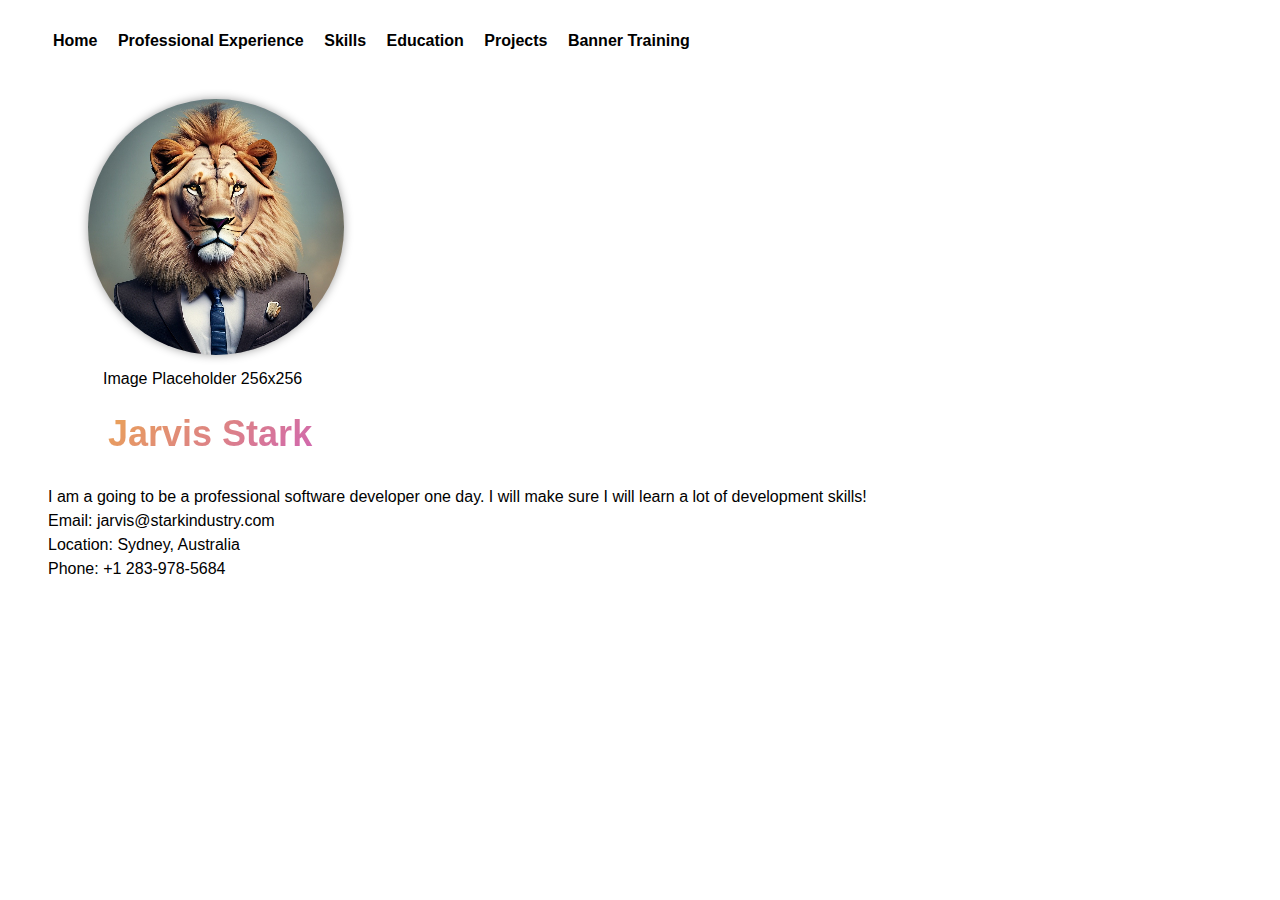
<file: index.html>
<!DOCTYPE html>
<html lang="en">

<head>
    <meta charset="UTF-8">
    <link rel="stylesheet" href="styles.css" />
    <title>Home</title>

</head>

<body>
    <nav class="navigation-menu">
        <ul>
            <li><a href="index.html">Home</a></li>
            <li><a href="Professional-Experience.html">Professional Experience</a></li>
            <li><a href="Skills.html">Skills</a></li>
            <li><a href="Education.html">Education</a></li>
            <li><a href="Projects.html">Projects</a></li>
            <li><a href="Banner.html">Banner Training</a></li>
        </ul>
    </nav>
    <main>
        <section>
            <figure>
                <img class="profilePicture" src="asset/profile pics.jpeg" alt="Image Placeholder 256x256">
                <figcaption>Image Placeholder 256x256</figcaption>
            </figure>
        </section>
        <Section>
            <h1 id="username" class="gradient-text">Jarvis Stark</h1>
            <p>
                I am a going to be a professional software developer one day. I will make sure I will learn a lot of
                development skills!
                <br>
                Email: <a href="mailto:jarvis@starkindustry.com">jarvis@starkindustry.com</a>
                <br>
                Location: <a href="https://g.co/kgs/dPizd1">Sydney, Australia</a>
                <br>
                Phone: <a href="tel:12839785684">+1 283-978-5684</a>
            </p>
        </Section>


    </main>

</body>

</html>
</file>
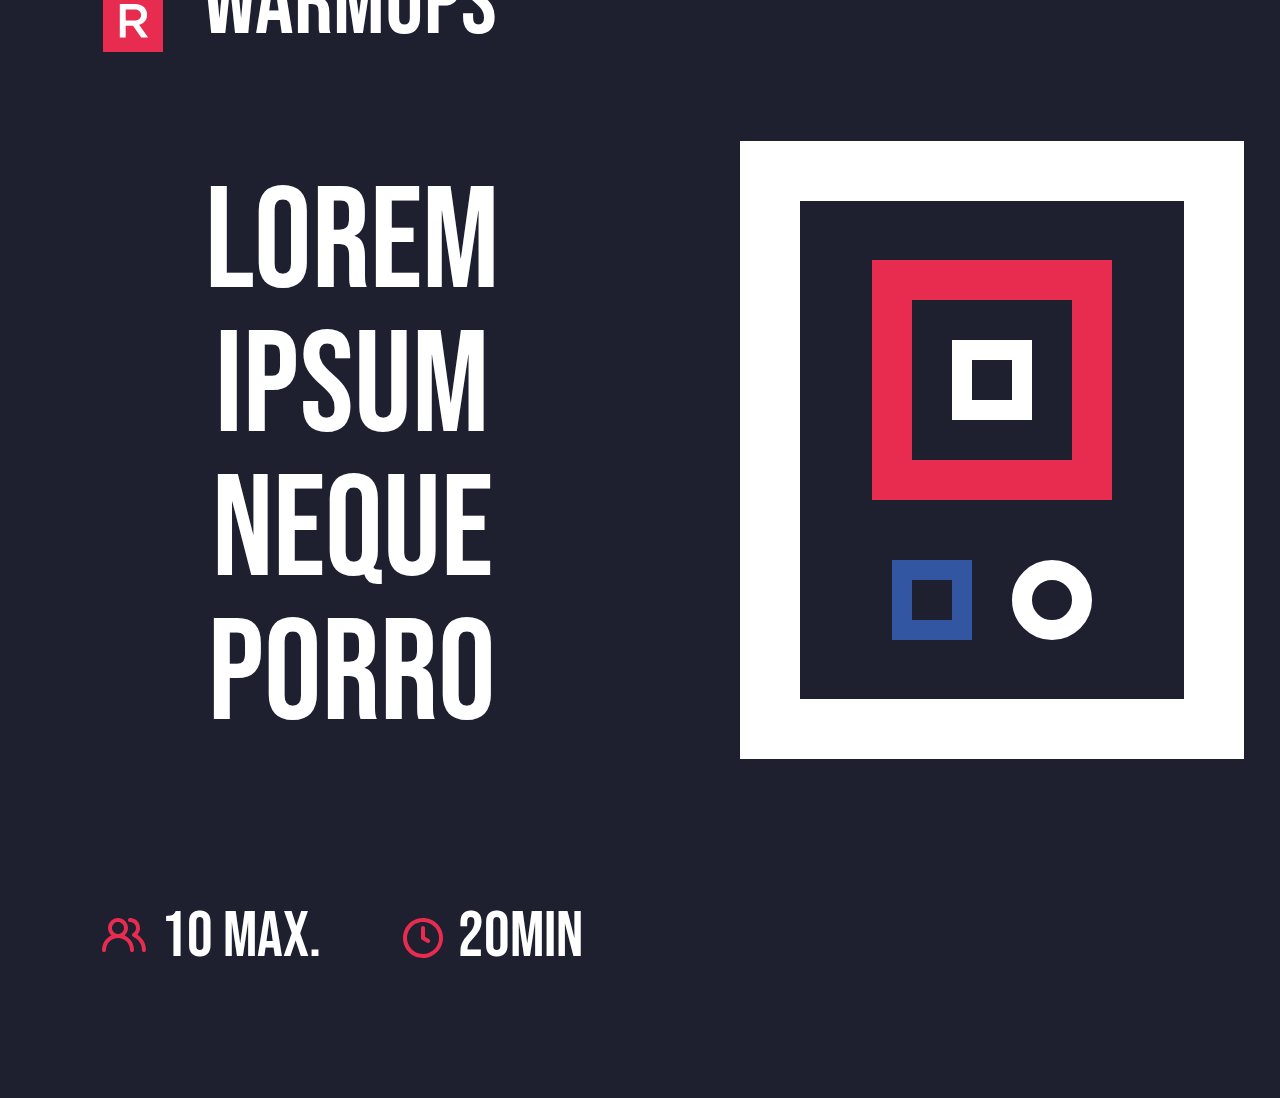
<file: Banner.html>
<!DOCTYPE html>

<html lang="en">

<head>
    <meta charset="UTF-8">
    <link rel="stylesheet" href="styles\banner.css" />
</head>

<body>
    <header>

    </header>
    <main>
        <section class="container-left">
            <div class="main-heading">
                <div class="logo-box">
                    <div class="logo-box-small">

                    </div>
                    <div class="logo-box-big">
                        <svg width="30" height="34" viewBox="0 0 30 34" fill="none" xmlns="http://www.w3.org/2000/svg">
                            <path
                                d="M0.809814 0.0421257H15.6766C19.8701 0.0421257 23.16 1.28194 25.3038 3.37917C27.0655 5.18915 28.0645 7.66836 28.0645 10.5767V10.6705C28.0645 16.1523 24.7808 19.4424 20.1051 20.7759L29.1153 33.4074H22.2025L14.0082 21.7747H6.67199V33.4074H0.809814V0.0421257ZM15.2476 16.581C19.4418 16.581 22.1079 14.3895 22.1079 11.0055V10.9115C22.1079 7.33338 19.5357 5.38301 15.2006 5.38301H6.67199V16.581H15.2476Z"
                                fill="white" />
                        </svg>

                    </div>

                </div>
                <div class="title-box">
                    <h2>WARMUPS</h2>
                </div>
            </div>
            <div class="main-content-area">
                <div class="content-box">
                    <h1>LOREM IPSUM NEQUE PORRO</h1>
                </div>
            </div>
            <div class="main-footer">
                <div class="footer-left-box">
                    <svg width="44" height="34" viewBox="0 0 44 34" fill="none" xmlns="http://www.w3.org/2000/svg">
                        <path
                            d="M22.6 17.44C23.6672 16.5163 24.5231 15.3738 25.1097 14.09C25.6964 12.8063 26 11.4114 26 10C26 7.34784 24.9464 4.8043 23.0711 2.92893C21.1957 1.05357 18.6522 3.57822e-07 16 3.57822e-07C13.3478 3.57822e-07 10.8043 1.05357 8.92893 2.92893C7.05357 4.8043 6 7.34784 6 10C5.99998 11.4114 6.3036 12.8063 6.89025 14.09C7.4769 15.3738 8.33284 16.5163 9.4 17.44C6.60028 18.7078 4.22493 20.7551 2.55796 23.3371C0.89099 25.9191 0.00294371 28.9266 0 32C0 32.5304 0.210714 33.0391 0.585786 33.4142C0.960859 33.7893 1.46957 34 2 34C2.53043 34 3.03914 33.7893 3.41421 33.4142C3.78929 33.0391 4 32.5304 4 32C4 28.8174 5.26428 25.7652 7.51472 23.5147C9.76516 21.2643 12.8174 20 16 20C19.1826 20 22.2348 21.2643 24.4853 23.5147C26.7357 25.7652 28 28.8174 28 32C28 32.5304 28.2107 33.0391 28.5858 33.4142C28.9609 33.7893 29.4696 34 30 34C30.5304 34 31.0391 33.7893 31.4142 33.4142C31.7893 33.0391 32 32.5304 32 32C31.9971 28.9266 31.109 25.9191 29.442 23.3371C27.7751 20.7551 25.3997 18.7078 22.6 17.44ZM16 16C14.8133 16 13.6533 15.6481 12.6666 14.9888C11.6799 14.3295 10.9108 13.3925 10.4567 12.2961C10.0026 11.1997 9.88378 9.99334 10.1153 8.82946C10.3468 7.66557 10.9182 6.59648 11.7574 5.75736C12.5965 4.91824 13.6656 4.3468 14.8295 4.11529C15.9933 3.88378 17.1997 4.0026 18.2961 4.45672C19.3925 4.91085 20.3295 5.67988 20.9888 6.66658C21.6481 7.65327 22 8.81331 22 10C22 11.5913 21.3679 13.1174 20.2426 14.2426C19.1174 15.3679 17.5913 16 16 16ZM35.48 16.64C36.7599 15.1987 37.596 13.4181 37.8876 11.5127C38.1792 9.60725 37.9139 7.65815 37.1235 5.9C36.3332 4.14185 35.0516 2.64959 33.4329 1.60285C31.8143 0.5561 29.9276 -0.0005152 28 3.57822e-07C27.4696 3.57822e-07 26.9609 0.210714 26.5858 0.585787C26.2107 0.960859 26 1.46957 26 2C26 2.53043 26.2107 3.03914 26.5858 3.41421C26.9609 3.78929 27.4696 4 28 4C29.5913 4 31.1174 4.63214 32.2426 5.75736C33.3679 6.88258 34 8.4087 34 10C33.9972 11.0505 33.7186 12.0818 33.1921 12.9908C32.6657 13.8999 31.9097 14.6548 31 15.18C30.7035 15.351 30.4558 15.5953 30.2807 15.8895C30.1056 16.1836 30.009 16.5178 30 16.86C29.9916 17.1995 30.0699 17.5356 30.2273 17.8365C30.3848 18.1374 30.6163 18.3933 30.9 18.58L31.68 19.1L31.94 19.24C34.3508 20.3834 36.3846 22.192 37.802 24.4526C39.2193 26.7133 39.9611 29.3319 39.94 32C39.94 32.5304 40.1507 33.0391 40.5258 33.4142C40.9009 33.7893 41.4096 34 41.94 34C42.4704 34 42.9791 33.7893 43.3542 33.4142C43.7293 33.0391 43.94 32.5304 43.94 32C43.9563 28.9309 43.1876 25.9085 41.7069 23.2201C40.2262 20.5317 38.0827 18.2666 35.48 16.64Z"
                            fill="#E82C4F" />
                    </svg>
                    <h3>10 MAX.</h3>

                </div>
                <div class="footer-right-box">
                    <svg width="40" height="40" viewBox="0 0 40 40" fill="none" xmlns="http://www.w3.org/2000/svg">
                        <path
                            d="M20 0C16.0444 0 12.1776 1.17298 8.8886 3.37061C5.59962 5.56824 3.03617 8.69181 1.52242 12.3463C0.00866568 16.0009 -0.387401 20.0222 0.384303 23.9018C1.15601 27.7814 3.06082 31.3451 5.85787 34.1421C8.65492 36.9392 12.2186 38.844 16.0982 39.6157C19.9778 40.3874 23.9992 39.9913 27.6537 38.4776C31.3082 36.9638 34.4318 34.4004 36.6294 31.1114C38.827 27.8224 40 23.9556 40 20C40 17.3736 39.4827 14.7728 38.4776 12.3463C37.4725 9.91982 35.9993 7.71504 34.1421 5.85786C32.285 4.00069 30.0802 2.5275 27.6537 1.52241C25.2272 0.517315 22.6264 0 20 0ZM20 36C16.8355 36 13.7421 35.0616 11.1109 33.3035C8.4797 31.5454 6.42894 29.0466 5.21794 26.1229C4.00693 23.1993 3.69008 19.9823 4.30744 16.8786C4.92481 13.7749 6.44866 10.9239 8.6863 8.68629C10.9239 6.44865 13.7749 4.9248 16.8786 4.30744C19.9823 3.69007 23.1993 4.00693 26.1229 5.21793C29.0466 6.42893 31.5454 8.47969 33.3035 11.1109C35.0616 13.7421 36 16.8355 36 20C36 24.2435 34.3143 28.3131 31.3137 31.3137C28.3131 34.3143 24.2435 36 20 36ZM26.2 21.26L22 18.84V10C22 9.46957 21.7893 8.96086 21.4142 8.58579C21.0392 8.21071 20.5304 8 20 8C19.4696 8 18.9609 8.21071 18.5858 8.58579C18.2107 8.96086 18 9.46957 18 10V20C18 20 18 20.16 18 20.24C18.0119 20.3778 18.0456 20.5128 18.1 20.64C18.1412 20.7587 18.1948 20.8726 18.26 20.98C18.3147 21.0937 18.3818 21.201 18.46 21.3L18.78 21.56L18.96 21.74L24.16 24.74C24.4648 24.9128 24.8097 25.0024 25.16 25C25.6028 25.0031 26.0342 24.8591 26.3864 24.5907C26.7386 24.3222 26.9917 23.9445 27.1061 23.5167C27.2205 23.0888 27.1897 22.6352 27.0184 22.2268C26.8472 21.8184 26.5453 21.4783 26.16 21.26H26.2Z"
                            fill="#E82C4F" />
                    </svg>

                    <h3>20MIN</h3>
                </div>
            </div>
        </section>
        <section class="container-right">
            <div class="sidebar">
                <div class="sidebar-main">
                    <div class="sidebar-main-content">

                    </div>
                </div>
                <div class="sidebar-footer">
                    <div class="sidebar-footer-left">

                    </div>
                    <div class="sidebar-footer-right">

                    </div>
                </div>
            </div>
        </section>
    </main>
</body>

</html>
</file>
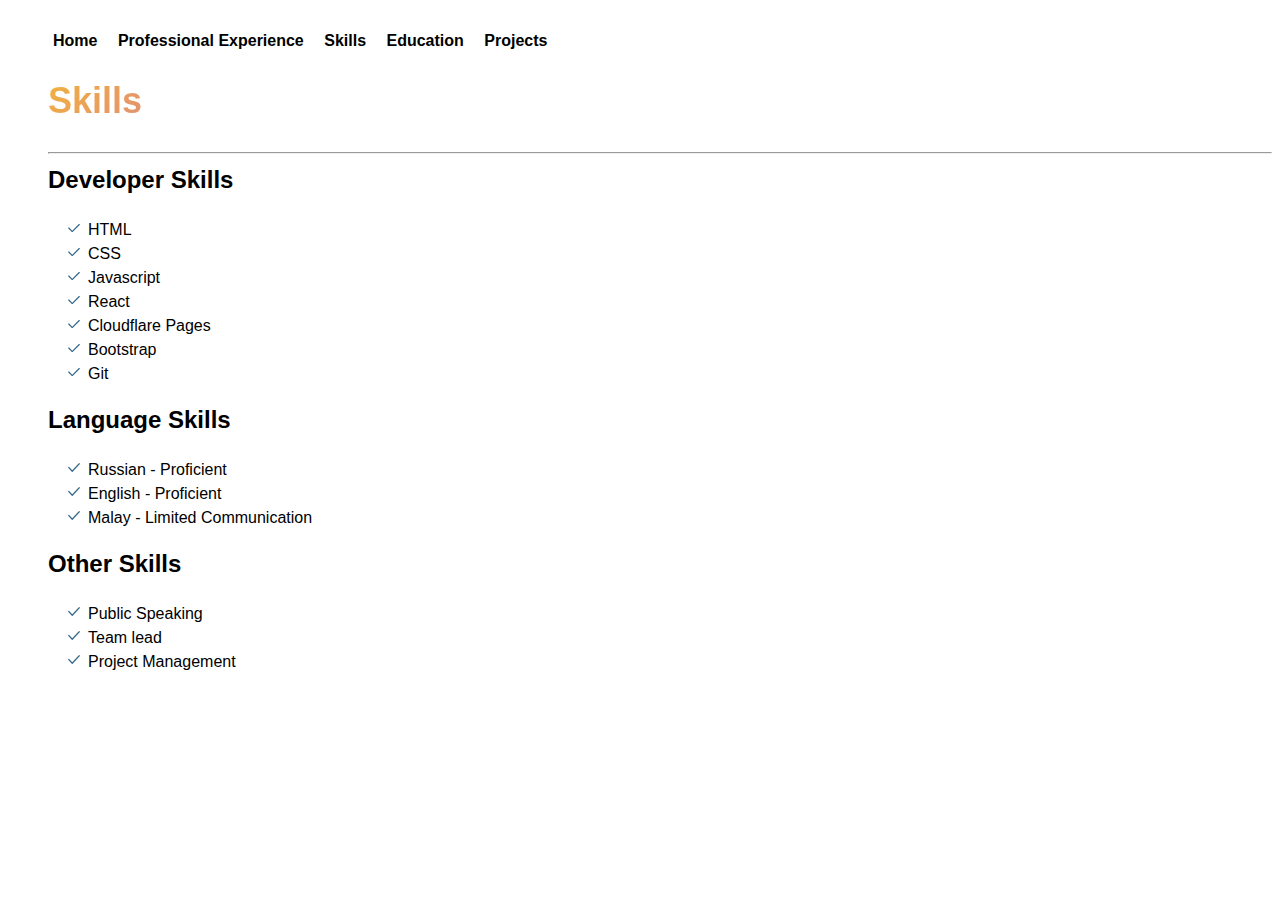
<file: Skills.html>
<!DOCTYPE html>
<html lang="en">

<head>
    <meta charset="UTF-8">
    <link rel="stylesheet" href="styles.css" />
    <title>Jarvis Stark Resume</title>

</head>

<body>
    <nav class="navigation-menu">
        <ul>
            <li><a href="index.html">Home</a></li>
            <li><a href="Professional-Experience.html">Professional Experience</a></li>
            <li><a href="Skills.html">Skills</a></li>
            <li><a href="Education.html">Education</a></li>
            <li><a href="Projects.html">Projects</a></li>
        </ul>
    </nav>
    <main>
        <header>
            <h1 class="gradient-text">Skills</h1>
        </header>
        <hr>
        <div>
            <h2>Developer Skills</h2>
            <ul>
                <li>HTML</li>
                <li>CSS</li>
                <li>Javascript</li>
                <li>React</li>
                <li>Cloudflare Pages</li>
                <li>Bootstrap</li>
                <li>Git</li>
            </ul>
        </div>
        <div>
            <h2>Language Skills</h2>
            <ul>
                <li>Russian - Proficient</li>
                <li>English - Proficient</li>
                <li>Malay - Limited Communication</li>
            </ul>
        </div>
        <div>
            <h2>Other Skills</h2>
            <ul>
                <li>Public Speaking</li>
                <li>Team lead</li>
                <li>Project Management</li>
            </ul>
        </div>

    </main>
</body>

</html>
</file>
<file: styles.css>
* {
    box-sizing: border-box;
}

body {
    font-family: "Helvetica Neue", Arial, sans-serif;
    font-size: 16px;
    line-height: 1.5;
    color: #000;
    background-color: #ffffff;


}

main {
    margin-left: 40px;
}

h1 {
    font-size: 36px;
    font-weight: bold;
    margin-top: 0;
}

h2 {
    font-size: 24px;
    font-weight: bold;
    margin-top: 0;
}

li {
    list-style-image: url('data:image/svg+xml,<svg xmlns="http://www.w3.org/2000/svg" viewBox="0 0 24 24" fill="%23326688"><path d="M9 19c-.26 0-.51-.1-.71-.29l-6-6A.996.996 0 1 1 3.7 11.3l5.29 5.29L20.28 5.3a.996.996 0 1 1 1.41 1.41l-12 12c-.2.2-.45.29-.71.29Z"></path></svg>');
}

li::marker {
    font-size: 2.0em;
    line-height: 0.3;
}

p {
    margin-bottom: 16px;
}

a {
    color: #000;
    text-decoration: none;
}

a:hover {
    color: #979797ee;
}

img {
    filter: drop-shadow(0px 0px 5px #A0A0A0);
    border-radius: 5px;
}

.profilePicture {
    border-radius: 50%;
}

.navigation-menu {
    list-style-type: none;
    margin: 0;
    padding: 5px;
    background-color: transparent;
    border-radius: 5px;
    text-align: left;
    box-shadow: 5px rgb(0, 0, 0);
}

.navigation-menu li {
    display: inline-block;
    margin-right: 16px;
}

.navigation-menu li a {
    color: #000;
    font-size: 16px;
    font-weight: bold;
    padding: 10px 0;
    text-decoration: none;
}

.navigation-menu li a:hover {
    background: linear-gradient(135deg, #bb36f9, #f2b33d);
    color: #ffffff;
    padding-left: 15px;
    padding-right: 15px;
    border-radius: 5px;
    transition: 0.3s;
    transform: scale(1.1);
}

figure {
    margin-top: 25px;
    padding: 0;
}

img {
    max-width: 100%;
}

figcaption {
    margin-top: 5px;
    padding-left: 15px;
}

.gradient-text {
    background: -webkit-linear-gradient(135deg, #bb36f9 60%, #f2b33d);
    -webkit-text-fill-color: transparent;
    -webkit-background-clip: text;
}

#username {
    padding-left: 60px;
}
</file>
